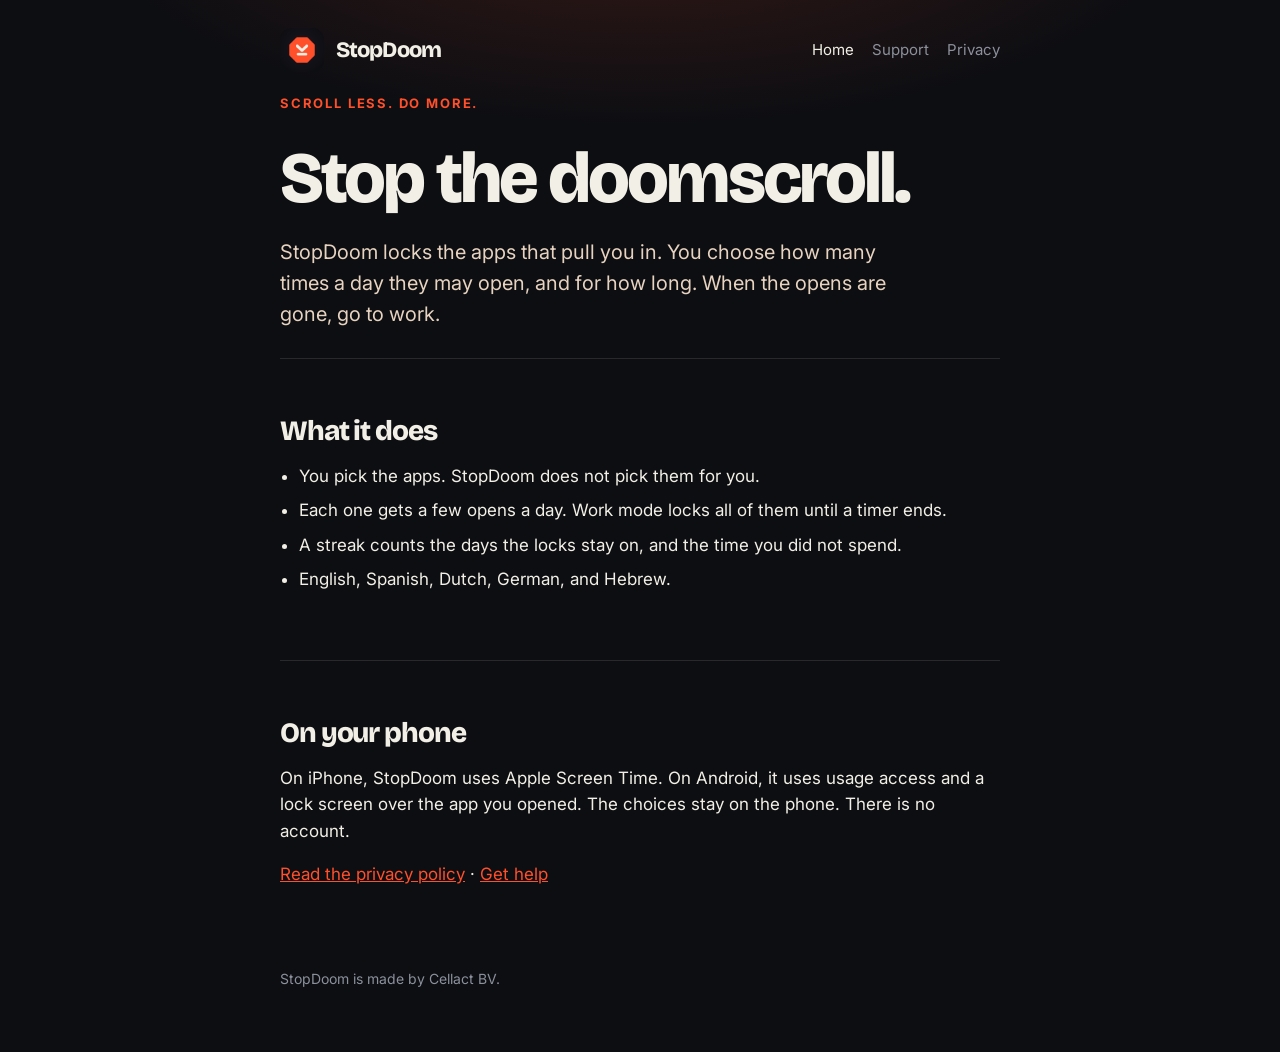
<file: index.html>
<!DOCTYPE html>
<html lang="en">
<head>
  <meta charset="utf-8">
  <meta name="viewport" content="width=device-width, initial-scale=1">
  <title>StopDoom</title>
  <meta name="description" content="StopDoom locks the apps that eat your day. You decide how often they open.">
  <link rel="icon" href="assets/icon.png">
  <link rel="preconnect" href="https://fonts.googleapis.com">
  <link rel="preconnect" href="https://fonts.gstatic.com" crossorigin>
  <link href="https://fonts.googleapis.com/css2?family=Bricolage+Grotesque:opsz,wght@12..96,800&family=Inter:wght@400;600&display=swap" rel="stylesheet">
  <link rel="stylesheet" href="assets/site.css">
</head>
<body>
  <header>
    <a class="brand" href="./"><img src="assets/icon.png" alt="">StopDoom</a>
    <nav>
      <a href="./" aria-current="page">Home</a>
      <a href="support/">Support</a>
      <a href="privacy/">Privacy</a>
    </nav>
  </header>
  <main>
    <p class="tag">Scroll less. Do more.</p>
    <h1>Stop the doomscroll.</h1>
    <p class="lead">StopDoom locks the apps that pull you in. You choose how many times a day they may open, and for how long. When the opens are gone, go to work.</p>
    <section class="panel">
      <h2>What it does</h2>
      <ul>
        <li>You pick the apps. StopDoom does not pick them for you.</li>
        <li>Each one gets a few opens a day. Work mode locks all of them until a timer ends.</li>
        <li>A streak counts the days the locks stay on, and the time you did not spend.</li>
        <li>English, Spanish, Dutch, German, and Hebrew.</li>
      </ul>
    </section>
    <section class="panel">
      <h2>On your phone</h2>
      <p>On iPhone, StopDoom uses Apple Screen Time. On Android, it uses usage access and a lock screen over the app you opened. The choices stay on the phone. There is no account.</p>
      <p><a href="privacy/">Read the privacy policy</a> · <a href="support/">Get help</a></p>
    </section>
  </main>
  <footer>
    <p>StopDoom is made by Cellact BV.</p>
  </footer>
</body>
</html>
</file>
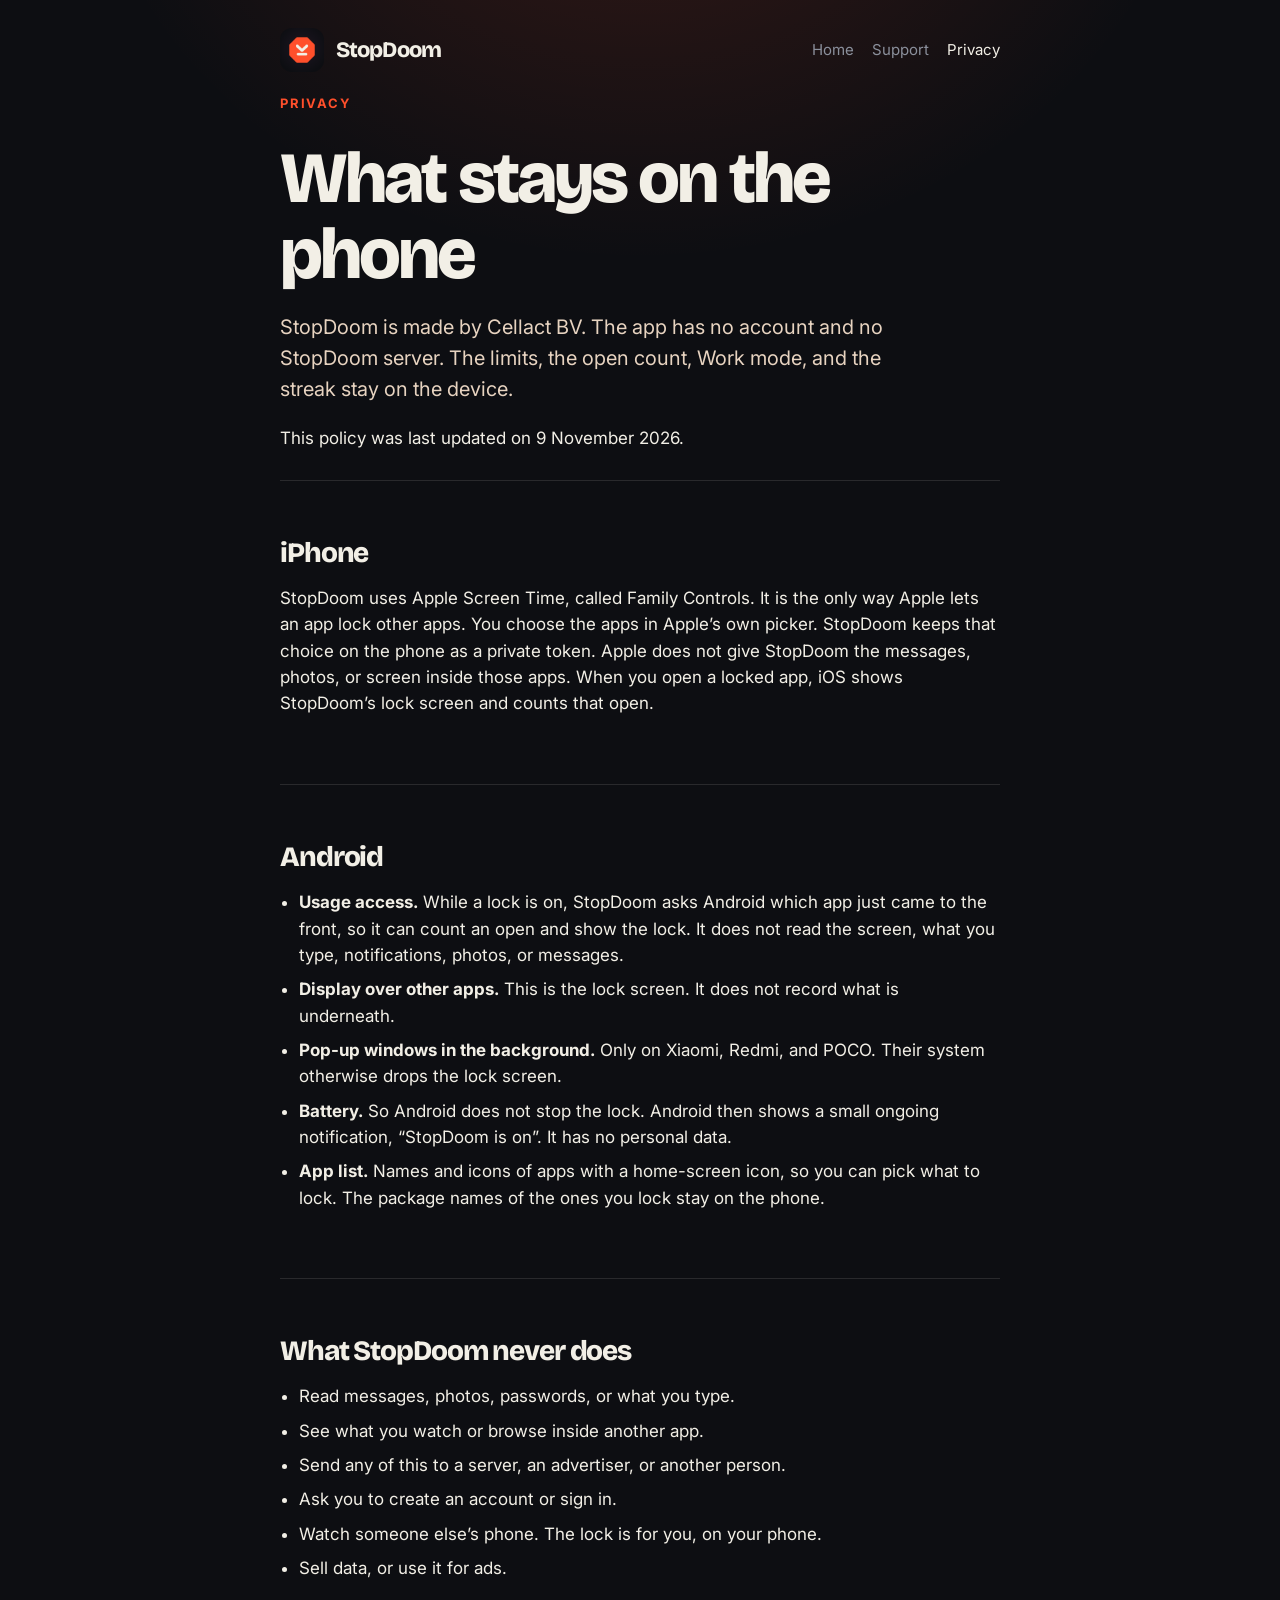
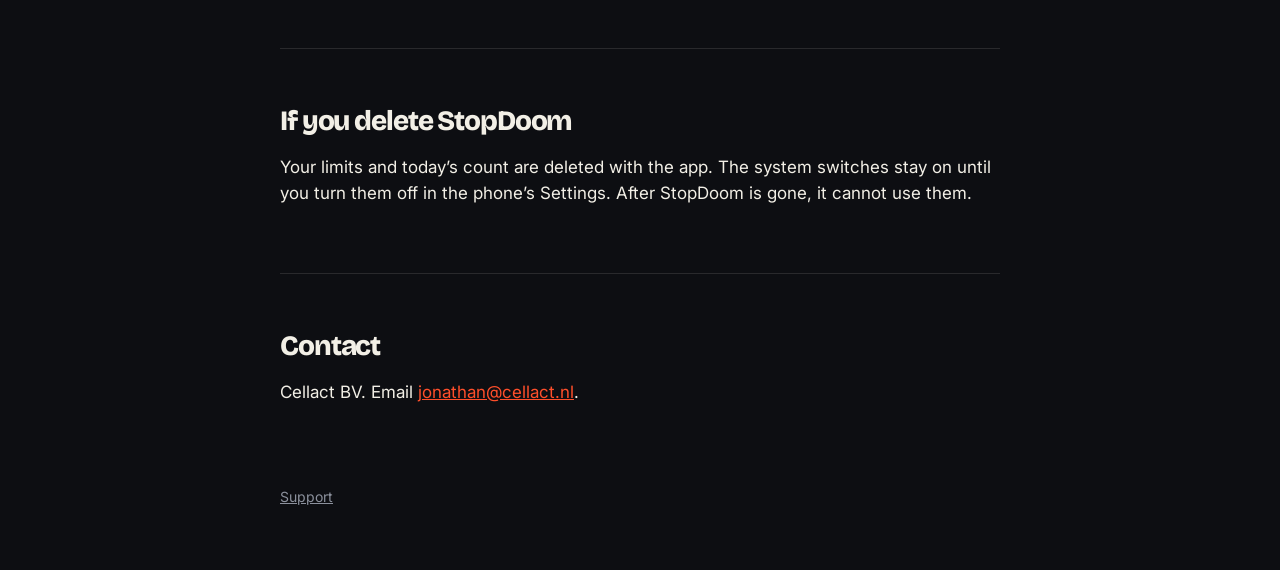
<file: privacy/index.html>
<!DOCTYPE html>
<html lang="en">
<head>
  <meta charset="utf-8">
  <meta name="viewport" content="width=device-width, initial-scale=1">
  <title>Privacy · StopDoom</title>
  <link rel="icon" href="../assets/icon.png">
  <link rel="preconnect" href="https://fonts.googleapis.com">
  <link rel="preconnect" href="https://fonts.gstatic.com" crossorigin>
  <link href="https://fonts.googleapis.com/css2?family=Bricolage+Grotesque:opsz,wght@12..96,800&family=Inter:wght@400;600&display=swap" rel="stylesheet">
  <link rel="stylesheet" href="../assets/site.css">
</head>
<body>
  <header>
    <a class="brand" href="../"><img src="../assets/icon.png" alt="">StopDoom</a>
    <nav>
      <a href="../">Home</a>
      <a href="../support/">Support</a>
      <a href="./" aria-current="page">Privacy</a>
    </nav>
  </header>
  <main>
    <p class="tag">Privacy</p>
    <h1>What stays on the phone</h1>
    <p class="lead">StopDoom is made by Cellact BV. The app has no account and no StopDoom server. The limits, the open count, Work mode, and the streak stay on the device.</p>
    <p>This policy was last updated on 9 November 2026.</p>

    <section class="panel">
      <h2>iPhone</h2>
      <p>StopDoom uses Apple Screen Time, called Family Controls. It is the only way Apple lets an app lock other apps. You choose the apps in Apple’s own picker. StopDoom keeps that choice on the phone as a private token. Apple does not give StopDoom the messages, photos, or screen inside those apps. When you open a locked app, iOS shows StopDoom’s lock screen and counts that open.</p>
    </section>

    <section class="panel">
      <h2>Android</h2>
      <ul>
        <li><strong>Usage access.</strong> While a lock is on, StopDoom asks Android which app just came to the front, so it can count an open and show the lock. It does not read the screen, what you type, notifications, photos, or messages.</li>
        <li><strong>Display over other apps.</strong> This is the lock screen. It does not record what is underneath.</li>
        <li><strong>Pop-up windows in the background.</strong> Only on Xiaomi, Redmi, and POCO. Their system otherwise drops the lock screen.</li>
        <li><strong>Battery.</strong> So Android does not stop the lock. Android then shows a small ongoing notification, “StopDoom is on”. It has no personal data.</li>
        <li><strong>App list.</strong> Names and icons of apps with a home-screen icon, so you can pick what to lock. The package names of the ones you lock stay on the phone.</li>
      </ul>
    </section>

    <section class="panel">
      <h2>What StopDoom never does</h2>
      <ul>
        <li>Read messages, photos, passwords, or what you type.</li>
        <li>See what you watch or browse inside another app.</li>
        <li>Send any of this to a server, an advertiser, or another person.</li>
        <li>Ask you to create an account or sign in.</li>
        <li>Watch someone else’s phone. The lock is for you, on your phone.</li>
        <li>Sell data, or use it for ads.</li>
      </ul>
    </section>

    <section class="panel">
      <h2>If you delete StopDoom</h2>
      <p>Your limits and today’s count are deleted with the app. The system switches stay on until you turn them off in the phone’s Settings. After StopDoom is gone, it cannot use them.</p>
    </section>

    <section class="panel">
      <h2>Contact</h2>
      <p>Cellact BV. Email <a href="mailto:jonathan@cellact.nl">jonathan@cellact.nl</a>.</p>
    </section>
  </main>
  <footer>
    <p><a href="../support/">Support</a></p>
  </footer>
</body>
</html>
</file>
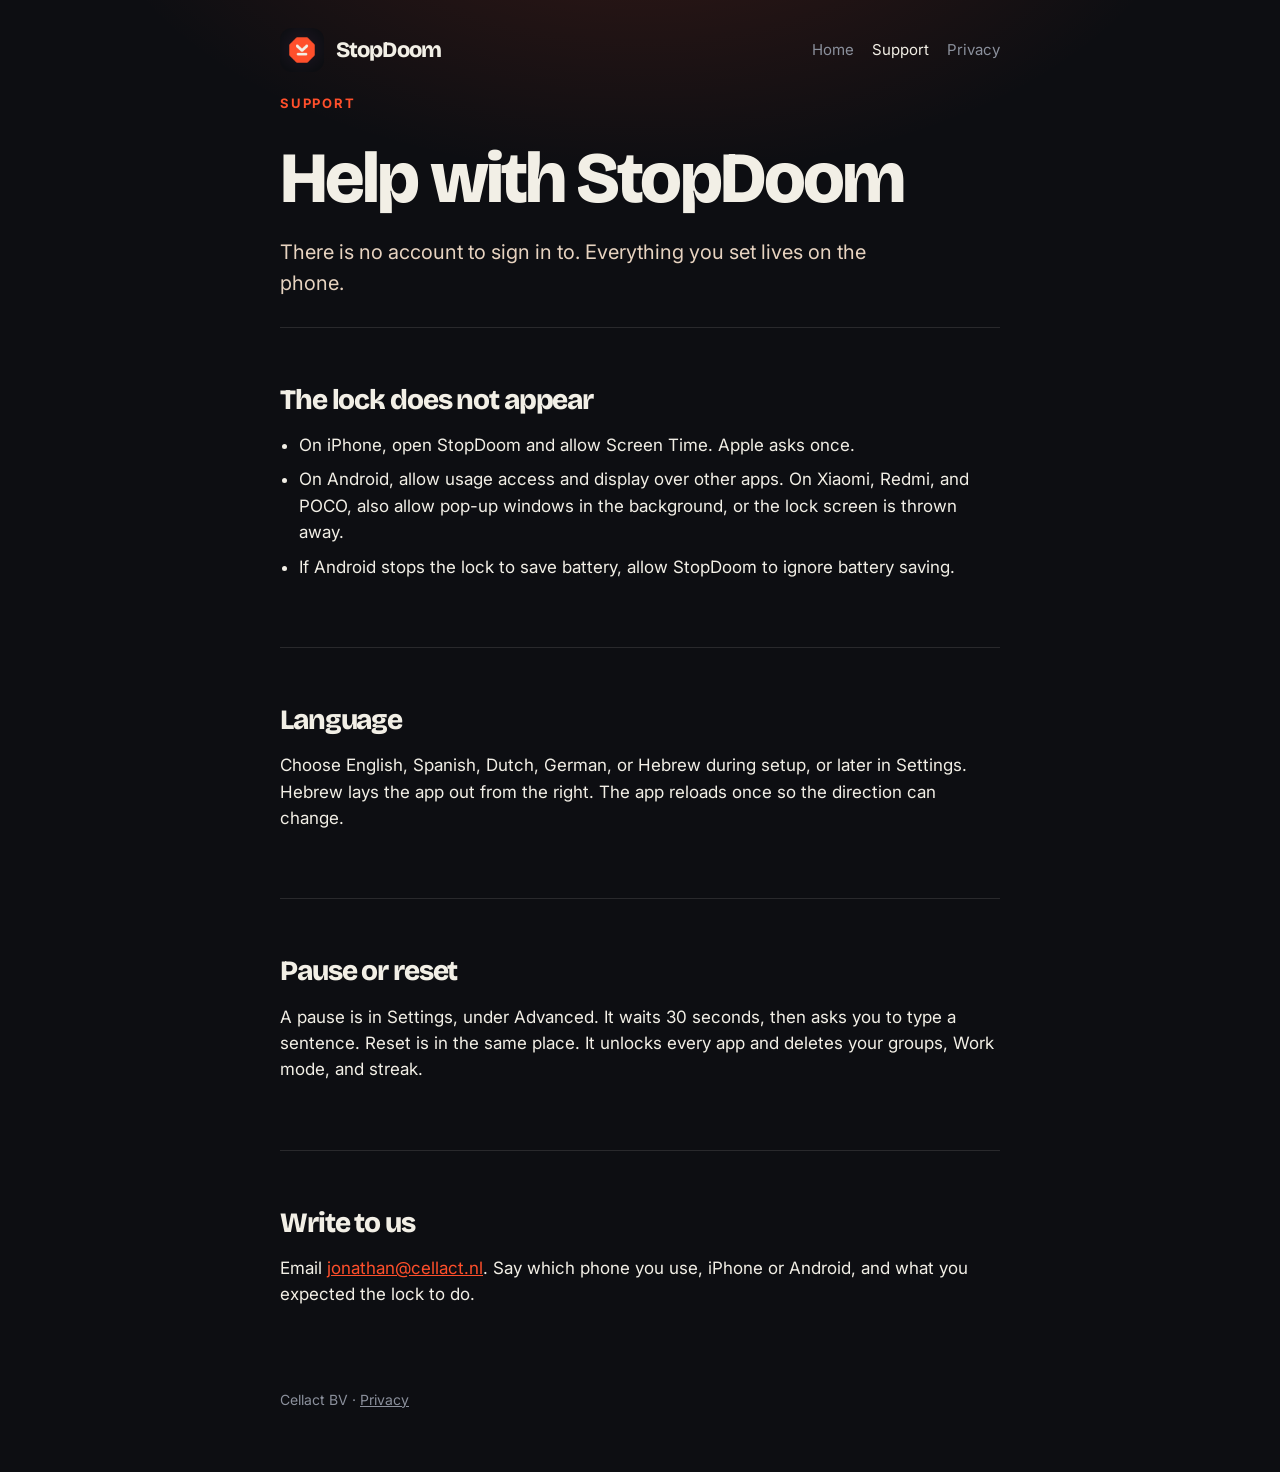
<file: support/index.html>
<!DOCTYPE html>
<html lang="en">
<head>
  <meta charset="utf-8">
  <meta name="viewport" content="width=device-width, initial-scale=1">
  <title>Support · StopDoom</title>
  <link rel="icon" href="../assets/icon.png">
  <link rel="preconnect" href="https://fonts.googleapis.com">
  <link rel="preconnect" href="https://fonts.gstatic.com" crossorigin>
  <link href="https://fonts.googleapis.com/css2?family=Bricolage+Grotesque:opsz,wght@12..96,800&family=Inter:wght@400;600&display=swap" rel="stylesheet">
  <link rel="stylesheet" href="../assets/site.css">
</head>
<body>
  <header>
    <a class="brand" href="../"><img src="../assets/icon.png" alt="">StopDoom</a>
    <nav>
      <a href="../">Home</a>
      <a href="./" aria-current="page">Support</a>
      <a href="../privacy/">Privacy</a>
    </nav>
  </header>
  <main>
    <p class="tag">Support</p>
    <h1>Help with StopDoom</h1>
    <p class="lead">There is no account to sign in to. Everything you set lives on the phone.</p>

    <section class="panel">
      <h2>The lock does not appear</h2>
      <ul>
        <li>On iPhone, open StopDoom and allow Screen Time. Apple asks once.</li>
        <li>On Android, allow usage access and display over other apps. On Xiaomi, Redmi, and POCO, also allow pop-up windows in the background, or the lock screen is thrown away.</li>
        <li>If Android stops the lock to save battery, allow StopDoom to ignore battery saving.</li>
      </ul>
    </section>

    <section class="panel">
      <h2>Language</h2>
      <p>Choose English, Spanish, Dutch, German, or Hebrew during setup, or later in Settings. Hebrew lays the app out from the right. The app reloads once so the direction can change.</p>
    </section>

    <section class="panel">
      <h2>Pause or reset</h2>
      <p>A pause is in Settings, under Advanced. It waits 30 seconds, then asks you to type a sentence. Reset is in the same place. It unlocks every app and deletes your groups, Work mode, and streak.</p>
    </section>

    <section class="panel">
      <h2>Write to us</h2>
      <p>Email <a href="mailto:jonathan@cellact.nl">jonathan@cellact.nl</a>. Say which phone you use, iPhone or Android, and what you expected the lock to do.</p>
    </section>
  </main>
  <footer>
    <p>Cellact BV · <a href="../privacy/">Privacy</a></p>
  </footer>
</body>
</html>
</file>
<file: assets/site.css>
:root {
  --night: #0d0e12;
  --graphite: #17191f;
  --bone: #f2efe6;
  --fog: #8b909c;
  --ember: #ff4f2b;
  --sand: #e7d3c0;
  --line: rgba(242, 239, 230, 0.12);
  --max: 720px;
}

* { box-sizing: border-box; }

html { scroll-behavior: smooth; }

body {
  margin: 0;
  min-height: 100vh;
  background:
    radial-gradient(ellipse 80% 40% at 50% -10%, rgba(255, 79, 43, 0.18), transparent 55%),
    var(--night);
  color: var(--bone);
  font-family: Inter, "Segoe UI", Helvetica, Arial, sans-serif;
  font-size: 17px;
  line-height: 1.55;
}

a { color: var(--ember); }

a:hover { color: var(--sand); }

header, main, footer {
  width: min(var(--max), calc(100% - 40px));
  margin-inline: auto;
}

header {
  display: flex;
  align-items: center;
  justify-content: space-between;
  gap: 16px;
  padding: 28px 0 8px;
}

.brand {
  display: flex;
  align-items: center;
  gap: 12px;
  color: var(--bone);
  font-family: "Bricolage Grotesque", Inter, sans-serif;
  font-weight: 800;
  font-size: 22px;
  letter-spacing: -0.04em;
  text-decoration: none;
}

.brand img {
  width: 44px;
  height: 44px;
  border-radius: 12px;
}

nav { display: flex; gap: 18px; }

nav a {
  color: var(--fog);
  text-decoration: none;
  font-size: 15px;
}

nav a[aria-current="page"] { color: var(--bone); }

h1, h2 {
  font-family: "Bricolage Grotesque", Inter, sans-serif;
  letter-spacing: -0.04em;
  line-height: 1.05;
  font-weight: 800;
}

h1 { font-size: clamp(44px, 8vw, 72px); margin: 28px 0 12px; }

h2 { font-size: 28px; margin: 36px 0 8px; }

.tag {
  color: var(--ember);
  font-size: 13px;
  font-weight: 700;
  letter-spacing: 0.14em;
  text-transform: uppercase;
}

.lead { font-size: 20px; color: var(--sand); max-width: 38rem; }

ul { padding-left: 1.2rem; }

li { margin: 8px 0; }

.panel {
  margin-top: 28px;
  padding: 22px 0;
  border-top: 1px solid var(--line);
}

footer {
  padding: 28px 0 48px;
  color: var(--fog);
  font-size: 14px;
}

footer a { color: var(--fog); }
</file>
